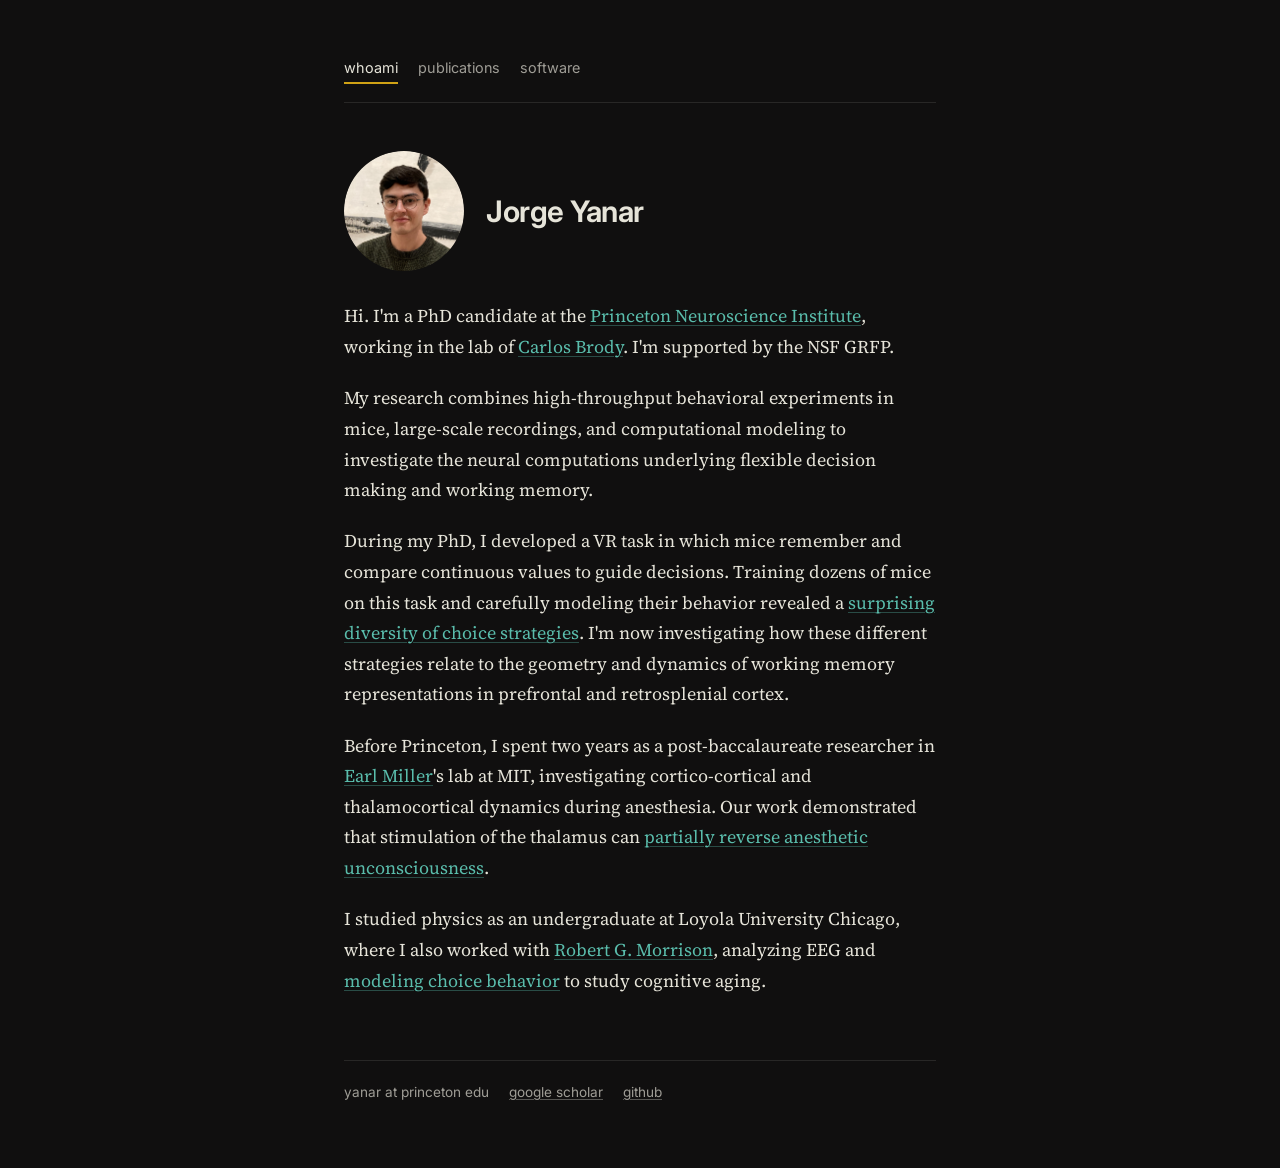
<file: index.html>
<!DOCTYPE html>
<html lang="en">
<head>
    <meta charset="utf-8">
    <meta name="viewport" content="width=device-width, initial-scale=1.0">
    <title>Jorge Yanar</title>
    <link rel="preconnect" href="https://fonts.googleapis.com">
    <link rel="preconnect" href="https://fonts.gstatic.com" crossorigin>
    <link href="https://fonts.googleapis.com/css2?family=Inter:wght@400..700&family=Source+Serif+4:ital,opsz,wght@0,8..60,400..650;1,8..60,400..650&display=swap" rel="stylesheet">
    <link rel="shortcut icon" href="click.ico">
    <link rel="stylesheet" href="main.css">
    <script src="walk.js" defer></script>
</head>

<body>

<header class="site-header">
    <nav>
        <a href="index.html" aria-current="page">whoami</a>
        <a href="publications.html">publications</a>
        <a href="software.html">software</a>
    </nav>
</header>

<main>

<div class="intro">
    <img src="avi.png" width="96" height="96" alt="Portrait of Jorge Yanar">
    <h1>Jorge Yanar</h1>
</div>

<p>
Hi. I'm a PhD candidate at the <a href="https://pni.princeton.edu">Princeton Neuroscience Institute</a>, working in the lab of <a href="https://brodylab.org">Carlos Brody</a>. I'm supported by the NSF GRFP.

<p>
My research combines high-throughput behavioral experiments in mice, large-scale recordings, and computational modeling to investigate the neural computations underlying flexible decision making and working memory.

<p>
During my PhD, I developed a VR task in which mice remember and compare continuous values to guide decisions. Training dozens of mice on this task and carefully modeling their behavior revealed a <a href="yanar_sfn2026_poster.pdf">surprising diversity of choice strategies</a>. I'm now investigating how these different strategies relate to the geometry and dynamics of working memory representations in prefrontal and retrosplenial cortex.

<p>
Before Princeton, I spent two years as a post-baccalaureate researcher in <a href="https://ekmillerlab.mit.edu">Earl Miller</a>'s
lab at MIT, investigating cortico-cortical and thalamocortical dynamics during anesthesia. Our work demonstrated that stimulation of the thalamus can <a href="https://elifesciences.org/articles/60824">partially reverse anesthetic unconsciousness</a>.

<p>
I studied physics as an undergraduate at Loyola University Chicago, where I also worked with <a href="https://www.luc.edu/psychology/people/facultyandstaffdirectory/profiles/morrisonrobertg.shtml">Robert G. Morrison</a>, analyzing EEG and <a href="bharani_2016.pdf">modeling choice behavior</a> to study cognitive aging.
</p>

</main>

<footer>
    <span>yanar at princeton edu</span>
    <a href="https://scholar.google.com/citations?hl=en&user=Estf_eEAAAAJ">google scholar</a>
    <a href="https://github.com/jyanar/">github</a>
</footer>

<!-- <div id="walk-anchor"><a href="#" id="walk-trigger">take a walk</a></div> -->

</body>
</html>
</file>
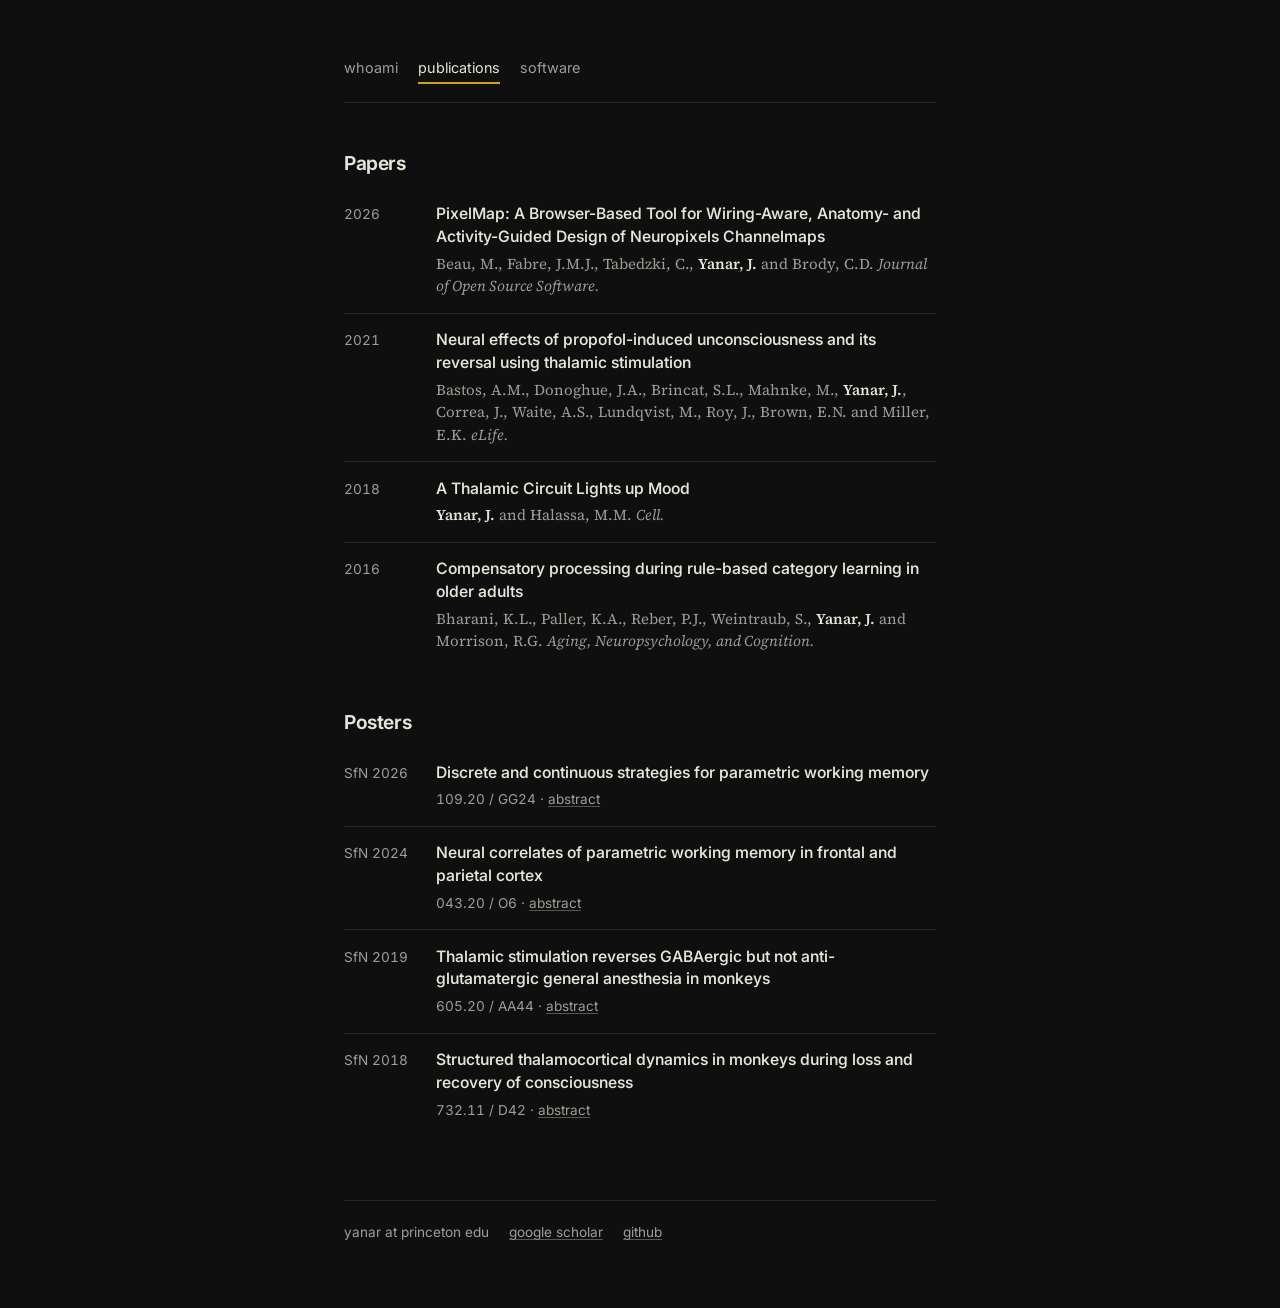
<file: publications.html>
<!DOCTYPE html>
<html lang="en">
<head>
    <meta charset="utf-8">
    <meta name="viewport" content="width=device-width, initial-scale=1.0">
    <title>Publications · Jorge Yanar</title>
    <link rel="preconnect" href="https://fonts.googleapis.com">
    <link rel="preconnect" href="https://fonts.gstatic.com" crossorigin>
    <link href="https://fonts.googleapis.com/css2?family=Inter:wght@400..700&family=Source+Serif+4:ital,opsz,wght@0,8..60,400..650;1,8..60,400..650&display=swap" rel="stylesheet">
    <link rel="shortcut icon" href="click.ico">
    <link rel="stylesheet" href="main.css">
</head>

<body>

<header class="site-header">
    <nav>
        <a href="index.html">whoami</a>
        <a href="publications.html" aria-current="page">publications</a>
        <a href="software.html">software</a>
    </nav>
</header>

<main>

<!-- <h1>Publications</h1> -->

<h2>Papers</h2>
<ul class="pubs">
    <li>
        <span class="meta">2026</span>
        <div>
            <span class="title"><a href="https://joss.theoj.org/papers/10.21105/joss.11008">PixelMap: A Browser-Based Tool for Wiring-Aware, Anatomy- and Activity-Guided Design of Neuropixels Channelmaps</a></span>
            <span class="detail">Beau, M., Fabre, J.M.J., Tabedzki, C., <b>Yanar, J.</b> and Brody, C.D. <i>Journal of Open Source Software.</i></span>
        </div>
    </li>
    <li>
        <span class="meta">2021</span>
        <div>
            <span class="title"><a href="https://elifesciences.org/articles/60824">Neural effects of propofol-induced unconsciousness and its reversal using thalamic stimulation</a></span>
            <span class="detail">Bastos, A.M., Donoghue, J.A., Brincat, S.L., Mahnke, M., <b>Yanar, J.</b>, Correa, J., Waite, A.S., Lundqvist, M., Roy, J., Brown, E.N. and Miller, E.K. <i>eLife.</i></span>
        </div>
    </li>
    <li>
        <span class="meta">2018</span>
        <div>
            <span class="title"><a href="yanar_halassa_2018.pdf">A Thalamic Circuit Lights up Mood</a></span>
            <span class="detail"><b>Yanar, J.</b> and Halassa, M.M. <i>Cell.</i></span>
        </div>
    </li>
    <li>
        <span class="meta">2016</span>
        <div>
            <span class="title"><a href="bharani_2016.pdf">Compensatory processing during rule-based category learning in older adults</a></span>
            <span class="detail">Bharani, K.L., Paller, K.A., Reber, P.J., Weintraub, S., <b>Yanar, J.</b> and Morrison, R.G. <i>Aging, Neuropsychology, and Cognition.</i></span>
        </div>
    </li>
</ul>

<h2>Posters</h2>
<ul class="pubs">
    <li>
        <span class="meta">SfN 2026</span>
        <div>
            <span class="title"><a href="yanar_sfn2026_poster.pdf">Discrete and continuous strategies for parametric working memory</a></span>
            <span class="detail"><span class="meta">109.20 / GG24 · <a href="https://www.abstractsonline.com/pp8/#!/21503/presentation/25216">abstract</a></span></span>
        </div>
    </li>
    <li>
        <span class="meta">SfN 2024</span>
        <div>
            <span class="title"><a href="yanar_sfn2024_poster.pdf">Neural correlates of parametric working memory in frontal and parietal cortex</a></span>
            <span class="detail"><span class="meta">043.20 / O6 · <a href="https://www.abstractsonline.com/pp8/#!/20433/presentation/30232">abstract</a></span></span>
        </div>
    </li>
    <li>
        <span class="meta">SfN 2019</span>
        <div>
            <span class="title"><a href="yanar_sfn2019_poster.pdf">Thalamic stimulation reverses GABAergic but not anti-glutamatergic general anesthesia in monkeys</a></span>
            <span class="detail"><span class="meta">605.20 / AA44 · <a href="https://www.abstractsonline.com/pp8/#!/7883/presentation/66086">abstract</a></span></span>
        </div>
    </li>
    <li>
        <span class="meta">SfN 2018</span>
        <div>
            <span class="title"><a href="yanar_sfn2018_poster.pdf">Structured thalamocortical dynamics in monkeys during loss and recovery of consciousness</a></span>
            <span class="detail"><span class="meta">732.11 / D42 · <a href="https://www.abstractsonline.com/pp8/#!/4649/presentation/6156">abstract</a></span></span>
        </div>
    </li>
</ul>

</main>

<footer>
    <span>yanar at princeton edu</span>
    <a href="https://scholar.google.com/citations?hl=en&user=Estf_eEAAAAJ">google scholar</a>
    <a href="https://github.com/jyanar/">github</a>
</footer>

</body>
</html>
</file>
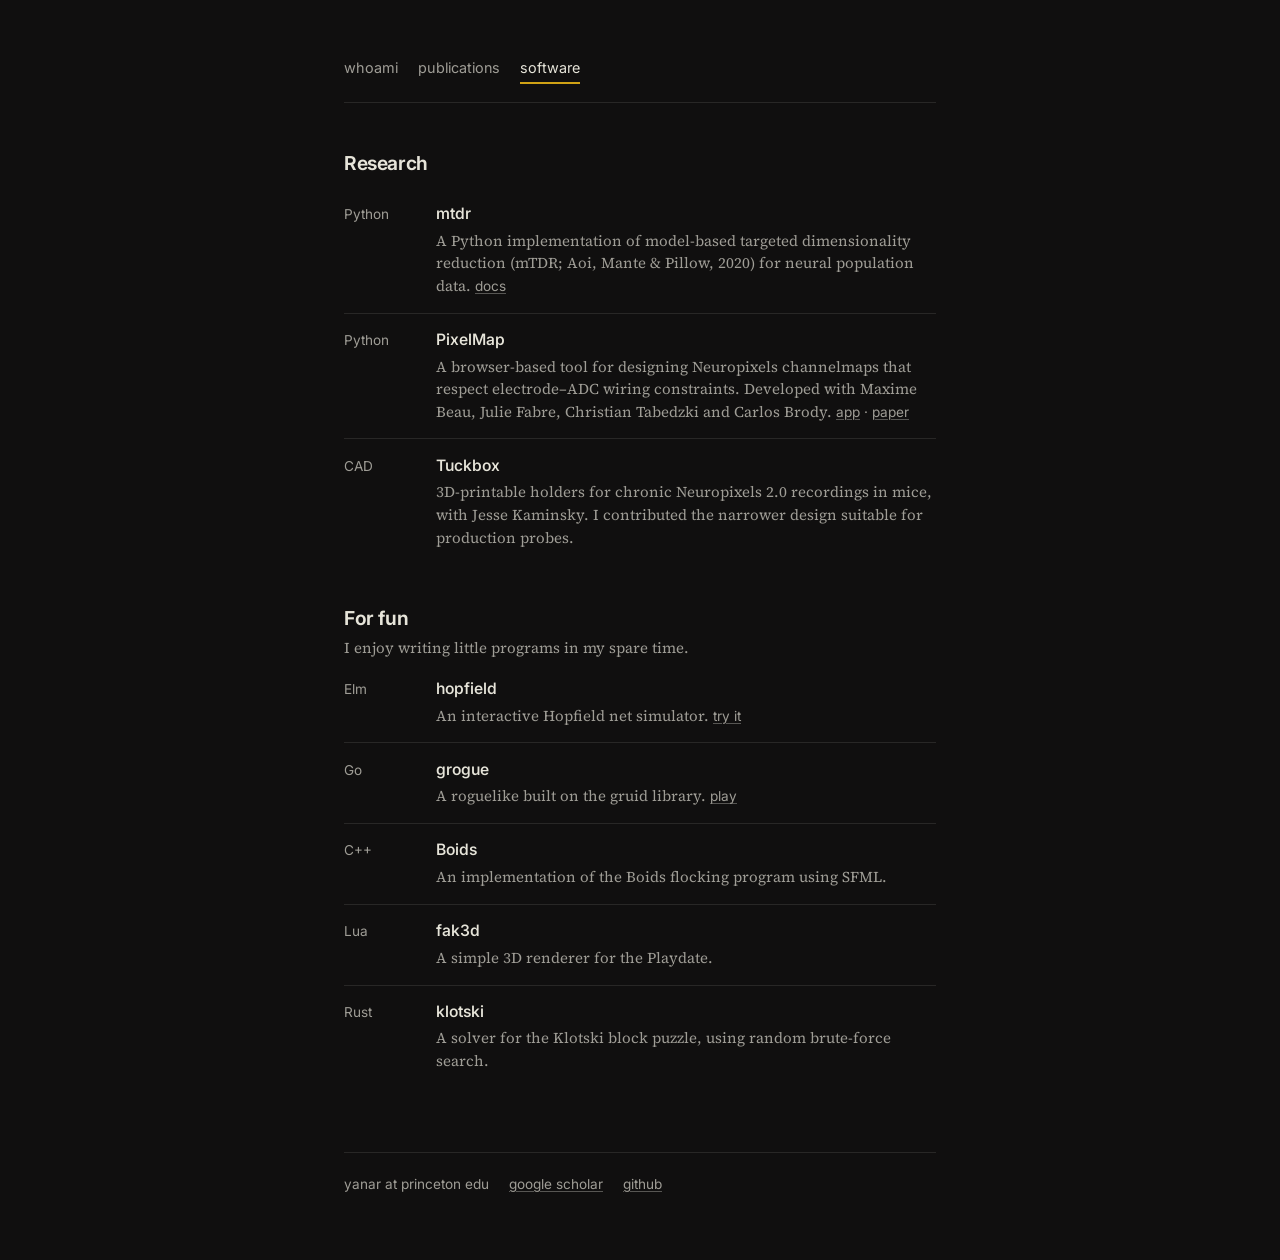
<file: software.html>
<!DOCTYPE html>
<html lang="en">
<head>
    <meta charset="utf-8">
    <meta name="viewport" content="width=device-width, initial-scale=1.0">
    <title>Software · Jorge Yanar</title>
    <link rel="preconnect" href="https://fonts.googleapis.com">
    <link rel="preconnect" href="https://fonts.gstatic.com" crossorigin>
    <link href="https://fonts.googleapis.com/css2?family=Inter:wght@400..700&family=Source+Serif+4:ital,opsz,wght@0,8..60,400..650;1,8..60,400..650&display=swap" rel="stylesheet">
    <link rel="shortcut icon" href="click.ico">
    <link rel="stylesheet" href="main.css">
</head>

<body>

<header class="site-header">
    <nav>
        <a href="index.html">whoami</a>
        <a href="publications.html">publications</a>
        <a href="software.html" aria-current="page">software</a>
    </nav>
</header>

<main>

<h2>Research</h2>
<ul class="pubs">
    <li>
        <span class="meta">Python</span>
        <div>
            <span class="title"><a href="https://github.com/jyanar/mtdr">mtdr</a></span>
            <span class="detail">A Python implementation of model-based targeted dimensionality reduction (mTDR; Aoi, Mante &amp; Pillow, 2020) for neural population data. <span class="meta"><a href="https://jyanar.github.io/mtdr/">docs</a></span></span>
        </div>
    </li>
    <li>
        <span class="meta">Python</span>
        <div>
            <span class="title"><a href="https://github.com/m-beau/pixelmap">PixelMap</a></span>
            <span class="detail">A browser-based tool for designing Neuropixels channelmaps that respect electrode&ndash;ADC wiring constraints. Developed with Maxime Beau, Julie Fabre, Christian Tabedzki and Carlos Brody. <span class="meta"><a href="https://pixelmap.pni.princeton.edu/app">app</a> · <a href="https://joss.theoj.org/papers/10.21105/joss.11008">paper</a></span></span>
        </div>
    </li>
    <li>
        <span class="meta">CAD</span>
        <div>
            <span class="title"><a href="https://github.com/Brody-Lab/mouse_npx_holders">Tuckbox</a></span>
            <span class="detail">3D-printable holders for chronic Neuropixels 2.0 recordings in mice, with Jesse Kaminsky. I contributed the narrower design suitable for production probes.</span>
        </div>
    </li>
</ul>

<h2>For fun</h2>
<p class="section-note">I enjoy writing little programs in my spare time.</p>
<ul class="pubs">
    <li>
        <span class="meta">Elm</span>
        <div>
            <span class="title"><a href="https://github.com/jyanar/hopfield">hopfield</a></span>
            <span class="detail">An interactive Hopfield net simulator. <span class="meta"><a href="https://yanar.org/hopfield/">try it</a></span></span>
        </div>
    </li>
    <li>
        <span class="meta">Go</span>
        <div>
            <span class="title"><a href="https://github.com/jyanar/grogue">grogue</a></span>
            <span class="detail">A roguelike built on the gruid library. <span class="meta"><a href="https://yanar.org/grogue/">play</a></span></span>
        </div>
    </li>
    <li>
        <span class="meta">C++</span>
        <div>
            <span class="title"><a href="https://github.com/jyanar/Boids">Boids</a></span>
            <span class="detail">An implementation of the Boids flocking program using SFML.</span>
        </div>
    </li>
    <li>
        <span class="meta">Lua</span>
        <div>
            <span class="title"><a href="https://github.com/jyanar/fak3d">fak3d</a></span>
            <span class="detail">A simple 3D renderer for the Playdate.</span>
        </div>
    </li>
    <li>
        <span class="meta">Rust</span>
        <div>
            <span class="title"><a href="https://github.com/jyanar/klotski">klotski</a></span>
            <span class="detail">A solver for the Klotski block puzzle, using random brute-force search.</span>
        </div>
    </li>
</ul>

</main>

<footer>
    <span>yanar at princeton edu</span>
    <a href="https://scholar.google.com/citations?hl=en&user=Estf_eEAAAAJ">google scholar</a>
    <a href="https://github.com/jyanar/">github</a>
</footer>

</body>
</html>
</file>
<file: main.css>
/* Type-first layout: serif prose, sans UI.
   Colours are FLEXOKI DARK (https://stephango.com/flexoki). */
:root {
    color-scheme: dark;

    --flexoki-bg:       #100F0F;  /* black */
    --flexoki-bg-2:     #1C1B1A;  /* base-950 */
    --flexoki-ui:       #282726;  /* base-900 */
    --flexoki-ui-2:     #343331;  /* base-850 */
    --flexoki-ui-3:     #403E3C;  /* base-800 */
    --flexoki-tx-3:     #575653;  /* base-700 */
    --flexoki-tx-2:     #9F9D96;  /* base-400 */
    --flexoki-tx:       #E6E4D9;  /* base-100 */
    --flexoki-red:      #D14D41;
    --flexoki-orange:   #DA702C;
    --flexoki-yellow:   #D0A215;
    --flexoki-green:    #879A39;
    --flexoki-cyan:     #3AA99F;
    --flexoki-cyan-2:   #5ABDAC;  /* cyan-300 */
    --flexoki-cyan-3:   #87D3C3;  /* cyan-200 */
    --flexoki-blue:     #4385BE;
    --flexoki-purple:   #8B7EC8;
    --flexoki-magenta:  #CE5D97;

    --serif: 'Charter', 'Bitstream Charter', 'Source Serif 4', 'Iowan Old Style',
             Georgia, 'Times New Roman', serif;
    --sans:  'Inter', -apple-system, BlinkMacSystemFont, 'Segoe UI', Roboto,
             Helvetica, Arial, sans-serif;

    --accent:       var(--flexoki-cyan-2);
    --accent-hover: var(--flexoki-cyan-3);
    --mark:         var(--flexoki-yellow);   /* current-page underline; same yellow as the walk */
    --rule:         var(--flexoki-ui);
    --measure:      37rem;
}

*, *::before, *::after {
    box-sizing: border-box;
}

html {
    background-color: var(--flexoki-bg);
    -webkit-text-size-adjust: 100%;
}

/* BODY */
body {
    margin: 0 auto;
    padding: 3.5rem 1.5rem 4rem;
    max-width: calc(var(--measure) + 3rem);
    font-family: var(--serif);
    font-size: 1.0625rem;
    line-height: 1.7;
    color: var(--flexoki-tx);
    background-color: var(--flexoki-bg);
    font-kerning: normal;
    text-rendering: optimizeLegibility;
}
@media (min-width: 40em) {
    body { font-size: 1.125rem; }
}

p {
    margin: 0 0 1.15em;
}

/* LINKS */
a {
    color: var(--accent);
    text-decoration: underline;
    text-decoration-thickness: 1px;
    text-underline-offset: 0.18em;
    text-decoration-color: color-mix(in srgb, var(--accent) 35%, transparent);
    transition: color 0.12s ease, text-decoration-color 0.12s ease;
}
a:hover {
    color: var(--accent-hover);
    text-decoration-color: currentColor;
}
:focus-visible {
    outline: 2px solid var(--accent);
    outline-offset: 3px;
    border-radius: 2px;
}

::selection {
    background-color: var(--flexoki-ui-3);
}

/* HEADINGS */
h1, h2, h3 {
    font-family: var(--sans);
    font-weight: 650;
    letter-spacing: -0.021em;
    line-height: 1.25;
    color: var(--flexoki-tx);
    text-wrap: balance;
}
h1 { font-size: 1.85rem; margin: 0 0 0.6rem; }
.intro h1 { margin: 0; }
h2 { font-size: 1.2rem;  margin: 2.6rem 0 0.8rem; }
h3 { font-size: 1.02rem; margin: 2rem 0 0.6rem; }

b, strong {
    font-weight: 650;
}

/* SITE HEADER */
.site-header {
    padding-bottom: 1.1rem;
    margin-bottom: 3rem;
    border-bottom: 1px solid var(--rule);
}
nav {
    display: flex;
    flex-wrap: wrap;
    gap: 1.25rem;
    font-family: var(--sans);
    font-size: 0.9rem;
}
nav a {
    color: var(--flexoki-tx-2);
    text-decoration: none;
    padding-bottom: 2px;
    border-bottom: 2px solid transparent;
}
nav a:hover {
    color: var(--flexoki-tx);
}
nav a[aria-current="page"] {
    color: var(--flexoki-tx);
    border-bottom-color: var(--mark);
}

/* HOME INTRO */
.lede {
    font-family: var(--sans);
    font-size: 1rem;
    line-height: 1.55;
    color: var(--flexoki-tx-2);
    margin: 0 0 1.75rem;
}
.intro {
    display: flex;
    align-items: center;
    gap: 1.4rem;
    margin-bottom: 1.9rem;
}
.intro img {
    flex: 0 0 auto;
    width: 120px;
    height: 120px;
    border-radius: 50%;
}

/* PUBLICATIONS */
/* One-line aside under a section heading; matches .pubs .detail. */
.section-note {
    margin: -0.35rem 0 0.2rem;
    font-size: 0.94rem;
    line-height: 1.5;
    color: var(--flexoki-tx-2);
}
.pubs {
    list-style: none;
    margin: 0;
    padding: 0;
}
.pubs li {
    display: grid;
    grid-template-columns: 4.75rem 1fr;
    column-gap: 1rem;
    align-items: baseline;
    padding: 0.95rem 0;
    border-bottom: 1px solid var(--rule);
}
.pubs li:last-child {
    border-bottom: 0;
}
.meta {
    font-family: var(--sans);
    font-size: 0.85rem;
    font-variant-numeric: tabular-nums;
    color: var(--flexoki-tx-2);
}
.pubs > li > .meta {
    white-space: nowrap;
}
.pubs .title {
    display: block;
    font-family: var(--sans);
    font-size: 0.98rem;
    font-weight: 550;
    line-height: 1.45;
    text-wrap: pretty;
}
.pubs .title a {
    color: var(--flexoki-tx);
    text-decoration: none;
}
.pubs .title a:hover {
    color: var(--accent);
}
.pubs .detail {
    display: block;
    margin-top: 0.25rem;
    font-size: 0.94rem;
    line-height: 1.5;
    color: var(--flexoki-tx-2);
}
.pubs .detail b {
    font-weight: 600;
    color: var(--flexoki-tx);
}
.pubs .detail .meta a,
footer a {
    color: var(--flexoki-tx-2);
    text-decoration-color: var(--flexoki-tx-3);
}
.pubs .detail .meta a:hover,
footer a:hover {
    color: var(--accent);
    text-decoration-color: currentColor;
}

/* FOOTER */
footer {
    margin-top: 4rem;
    padding-top: 1.25rem;
    border-top: 1px solid var(--rule);
    display: flex;
    flex-wrap: wrap;
    gap: 0.4rem 1.25rem;
    font-family: var(--sans);
    font-size: 0.85rem;
    color: var(--flexoki-tx-2);
}

/* RANDOM WALK */
#walk-anchor {
    height: 100px;
    display: flex;
    align-items: center;
    justify-content: center;
    text-align: center;
}

/* SMALL SCREENS */
@media (max-width: 34em) {
    body {
        padding: 2rem 1.25rem 3rem;
    }
    .site-header {
        margin-bottom: 2.25rem;
    }
    .intro {
        gap: 1.1rem;
    }
    .intro img {
        width: 80px;
        height: 80px;
    }
    .pubs li {
        grid-template-columns: 1fr;
        row-gap: 0.1rem;
    }
}
</file>
